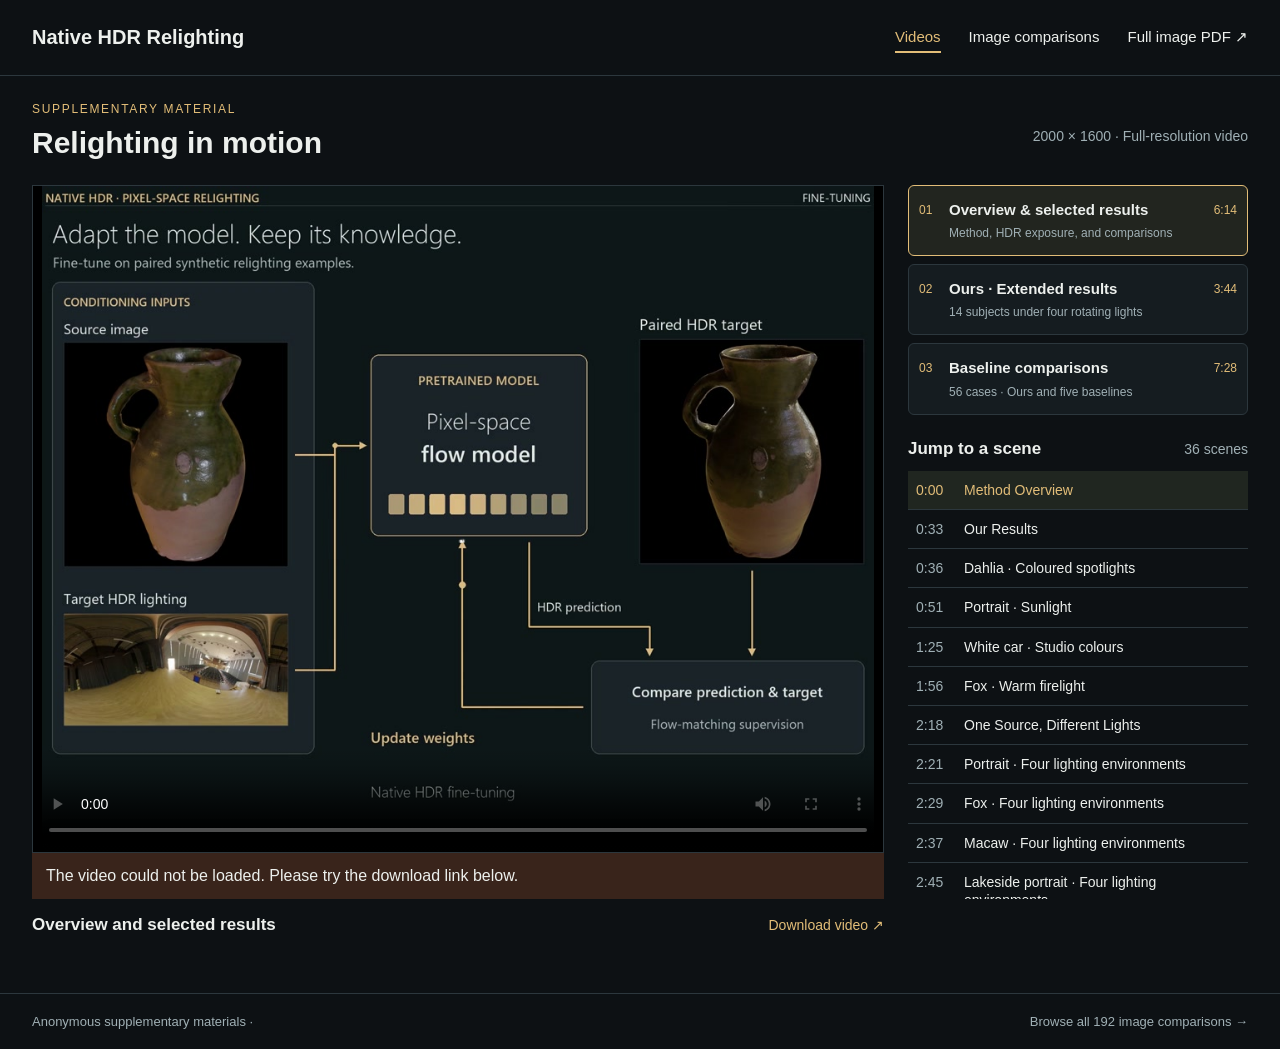
<file: index.html>
<!doctype html>

<html lang="en">

<head>

  <meta charset="utf-8"><meta name="viewport" content="width=device-width,initial-scale=1">

  <meta name="referrer" content="no-referrer"><meta name="robots" content="noindex,nofollow,noarchive">

  <title>Native HDR Relighting · Supplementary videos</title>

  <link rel="stylesheet" href="style.css">

  <script defer src="assets.js"></script>
  <script defer src="chapters.js?v=main-video-selected-v23-complete"></script><script defer src="videos.js?v=main-video-selected-v23-complete-sametab"></script>

</head>

<body>

<header class="topbar"><a class="brand" href="index.html">Native HDR Relighting</a><nav aria-label="Materials"><a aria-current="page" href="index.html">Videos</a><a href="ood.html">Image comparisons</a><a href="https://huggingface.co/datasets/pixelhdr-review/website_assets/resolve/main/downloads/ood-comparisons.pdf" title="Opens in this tab. Use the browser's download button to save the file.">Full image PDF ↗</a></nav></header>

<main>

  <div class="page-heading"><div><p class="eyebrow">Supplementary material</p><h1>Relighting in motion</h1></div><p class="muted">2000 × 1600 · Full-resolution video</p></div>

  <div class="video-layout">

    <section class="screen" aria-label="Video player"><video id="film" controls playsinline preload="metadata" poster="posters/main-video.jpg?v=vase26"><source src="https://huggingface.co/datasets/pixelhdr-review/website_assets/resolve/main/media/main-video.mp4" type="video/mp4"></video><div id="media-error" role="alert" hidden>The video could not be loaded. Please try the download link below.</div><div class="player-caption"><h2 id="film-title">Overview and selected results</h2><a id="download-video" href="https://huggingface.co/datasets/pixelhdr-review/website_assets/resolve/main/media/main-video.mp4" title="Opens in this tab. Use the browser's download button to save the file.">Download video ↗</a></div></section>

    <aside class="playlist"><div class="film-options" aria-label="Select video">

      <button class="film-option selected" data-film="main" aria-pressed="true"><span class="number">01</span><span><strong>Overview & selected results</strong><small>Method, HDR exposure, and comparisons</small></span><span class="duration">6:14</span></button>

      <button class="film-option" data-film="ours" aria-pressed="false"><span class="number">02</span><span><strong>Ours · Extended results</strong><small>14 subjects under four rotating lights</small></span><span class="duration">3:44</span></button>

      <button class="film-option" data-film="comparison" aria-pressed="false"><span class="number">03</span><span><strong>Baseline comparisons</strong><small>56 cases · Ours and five baselines</small></span><span class="duration">7:28</span></button>

    </div><div class="chapter-heading"><h2>Jump to a scene</h2><span id="scene-count" class="muted"></span></div><div id="chapters" class="chapters"></div></aside>

  </div>

</main><footer>Anonymous supplementary materials · <a href="ood.html">Browse all 192 image comparisons →</a></footer>

</body></html>
</file>
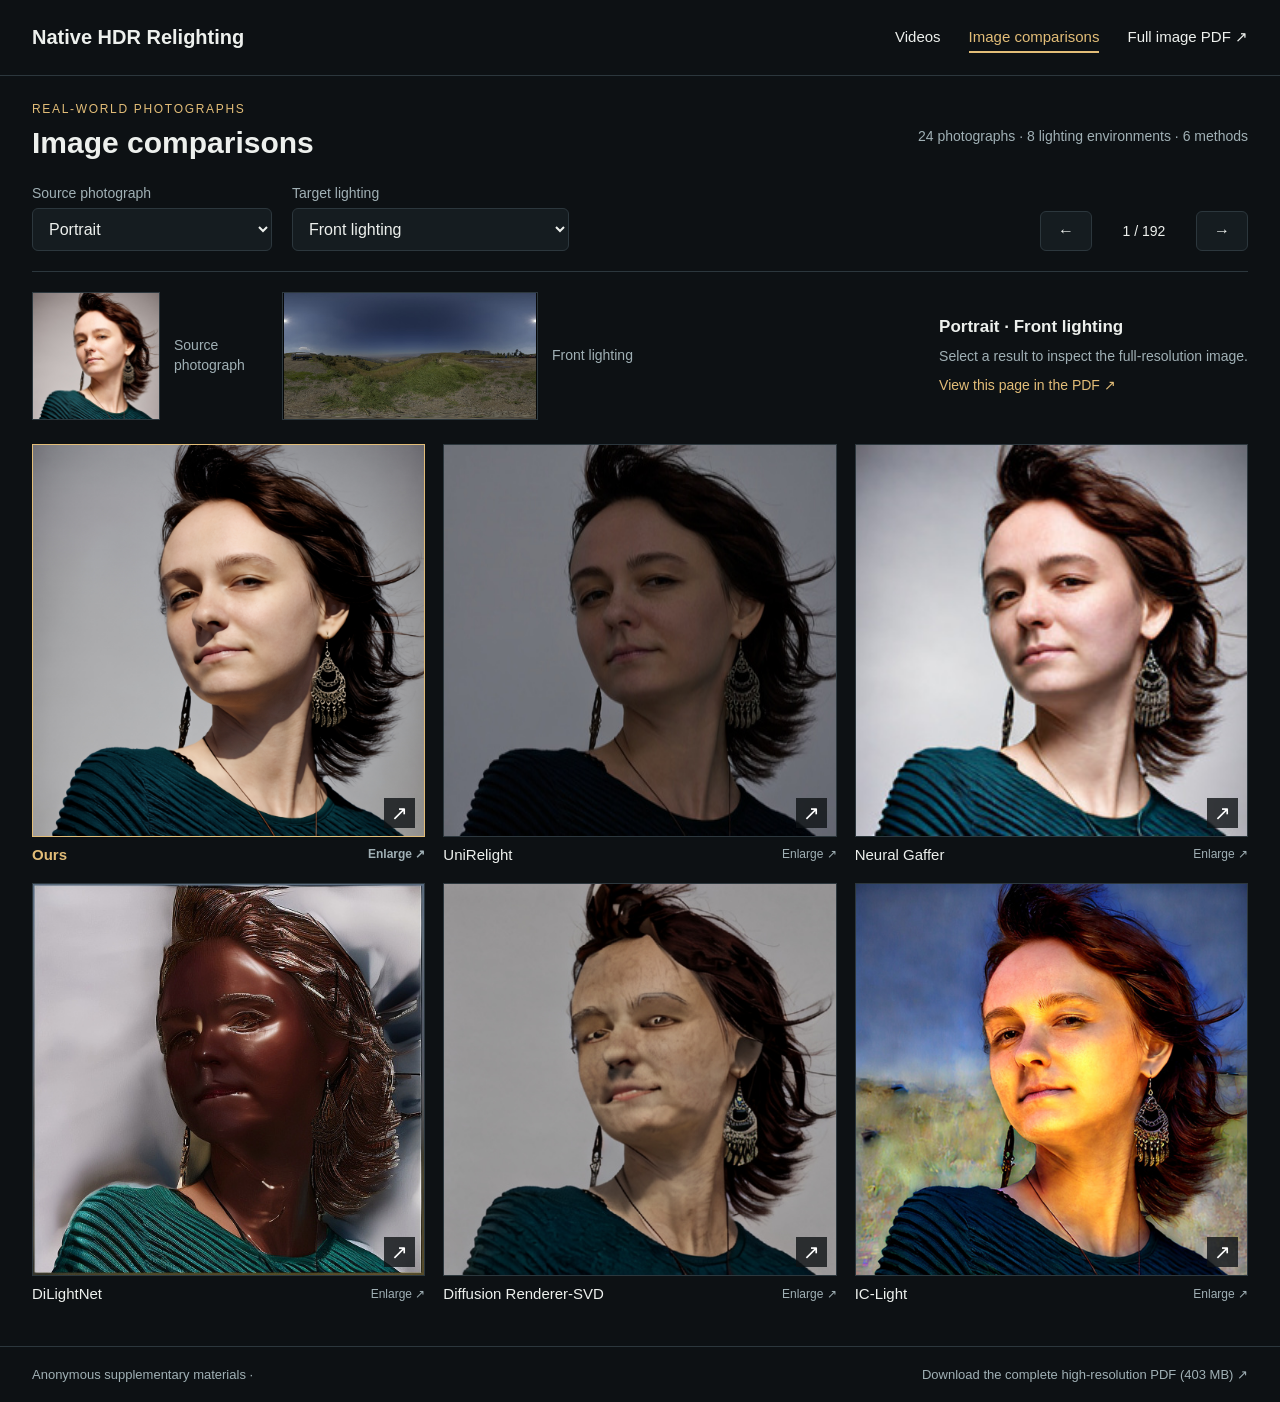
<file: ood.html>
<!doctype html>
<html lang="en">
<head>
  <meta charset="utf-8"><meta name="viewport" content="width=device-width,initial-scale=1">
  <meta name="referrer" content="no-referrer"><meta name="robots" content="noindex,nofollow,noarchive">
  <title>Native HDR Relighting · Image comparisons</title><link rel="stylesheet" href="style.css">
  <script defer src="assets.js"></script>
  <script defer src="ood/data.js"></script><script defer src="gallery.js"></script>
</head>
<body>
<header class="topbar"><a class="brand" href="index.html">Native HDR Relighting</a><nav aria-label="Materials"><a href="index.html">Videos</a><a aria-current="page" href="ood.html">Image comparisons</a><a href="https://huggingface.co/datasets/pixelhdr-review/website_assets/resolve/main/downloads/ood-comparisons.pdf" title="Opens in this tab. Use the browser's download button to save the file.">Full image PDF ↗</a></nav></header>
<main>
  <div class="page-heading"><div><p class="eyebrow">Real-world photographs</p><h1>Image comparisons</h1></div><p class="muted">24 photographs · 8 lighting environments · 6 methods</p></div>
  <section class="gallery-controls" aria-label="Choose a comparison"><label>Source photograph<select id="source-filter"></select></label><label>Target lighting<select id="light-filter"></select></label><div class="stepper"><button id="prev" aria-label="Previous comparison">←</button><span id="case-count" aria-live="polite"></span><button id="next" aria-label="Next comparison">→</button></div></section>
  <div id="gallery-status" class="muted" role="status">Loading comparisons…</div>
  <section class="input-strip"><button class="input-item" id="source-open"><img id="source-image" alt="Source photograph"><span>Source photograph</span></button><button class="input-item environment" id="environment-open"><img id="environment-image" alt="Target lighting environment"><span id="light-caption">Target HDR lighting</span></button><div class="case-description"><h2 id="case-title"></h2><p class="muted">Select a result to inspect the full-resolution image.</p><a id="pdf-page" href="https://huggingface.co/datasets/pixelhdr-review/website_assets/resolve/main/downloads/ood-comparisons.pdf" title="Opens in this tab. Use the browser's download button to save the file.">View this page in the PDF ↗</a></div></section>
  <section id="results" class="results-grid" aria-label="Method comparisons"></section>
</main>
<dialog id="image-dialog"><div class="dialog-bar"><h2 id="image-title"></h2><div><button id="fit-image" aria-pressed="true">Fit</button><button id="actual-image" aria-pressed="false">Actual pixels</button><button id="close-image" aria-label="Close image">Close ×</button></div></div><div id="image-viewport" class="image-viewport"><img id="full-image" alt=""></div></dialog>
<footer>Anonymous supplementary materials · <a href="https://huggingface.co/datasets/pixelhdr-review/website_assets/resolve/main/downloads/ood-comparisons.pdf" title="Opens in this tab. Use the browser's download button to save the file.">Download the complete high-resolution PDF (403 MB) ↗</a></footer>
</body></html>
</file>
<file: style.css>
:root{color-scheme:dark;--bg:#0d1114;--panel:#151c20;--line:#2c373d;--text:#edf0ed;--muted:#a0b0b5;--accent:#e2bd78;font-family:Arial,Helvetica,sans-serif;font-size:16px}*{box-sizing:border-box}body{margin:0;background:var(--bg);color:var(--text)}a{color:inherit;text-decoration:none}a:hover{color:var(--accent)}button,select{font:inherit;color:inherit;background:var(--panel);border:1px solid var(--line);border-radius:6px}button{cursor:pointer}button:hover,select:hover{border-color:var(--accent)}:focus-visible{outline:2px solid var(--accent);outline-offset:4px}button:disabled{opacity:.4;cursor:default}.topbar{display:flex;justify-content:space-between;align-items:center;gap:24px;padding:22px 32px;border-bottom:1px solid var(--line)}.brand{font-size:20px;font-weight:700}.topbar nav{display:flex;gap:28px;font-size:15px}.topbar nav a{padding:6px 0}.topbar nav a[aria-current]{color:var(--accent);border-bottom:2px solid var(--accent)}main{max-width:1880px;margin:auto;padding:24px 32px}.page-heading{display:flex;align-items:end;justify-content:space-between;gap:20px;margin-bottom:24px}.eyebrow{text-transform:uppercase;letter-spacing:.14em;color:var(--accent);font-size:12px;margin:0 0 8px}h1{font-size:30px;line-height:1.15;margin:0;font-weight:600}h2{font-size:17px;margin:0;font-weight:600}p{line-height:1.5}.muted{color:var(--muted);font-size:14px}.video-layout{display:grid;grid-template-columns:minmax(0,1fr) 340px;gap:24px;align-items:start}.screen{min-width:0}video{display:block;width:100%;max-height:calc(100vh - 232px);min-height:320px;background:#000;aspect-ratio:5/4;border:1px solid var(--line);object-fit:contain}.player-caption{display:flex;gap:16px;justify-content:space-between;align-items:center;padding:16px 0}.player-caption a{font-size:14px;color:var(--accent)}.film-options{display:grid;gap:8px}.film-option{display:grid;grid-template-columns:20px 1fr auto;gap:10px;text-align:left;padding:14px 10px;align-items:start;line-height:1.35}.film-option.selected{border-color:var(--accent);background:#22251f}.film-option strong{display:block;font-size:15px}.film-option small{display:block;color:var(--muted);margin-top:5px;font-size:12px}.number,.duration{font-size:12px;color:var(--accent);padding-top:2px}.chapter-heading{display:flex;align-items:center;justify-content:space-between;margin:24px 0 12px}.chapters{max-height:calc(100vh - 472px);min-height:150px;overflow:auto;scrollbar-width:thin}.chapter{display:flex;width:100%;gap:13px;padding:10px 8px;border:0;border-bottom:1px solid var(--line);border-radius:0;background:transparent;text-align:left;font-size:14px;line-height:1.3}.chapter time{flex:0 0 35px;color:var(--muted);font-variant-numeric:tabular-nums}.chapter.active{color:var(--accent);background:#202620}.chapter.active time{color:var(--accent)}footer{max-width:1880px;margin:18px auto 0;padding:20px 32px;border-top:1px solid var(--line);color:var(--muted);font-size:13px;display:flex;justify-content:space-between;gap:18px}#media-error{background:#39241b;padding:14px}.gallery-controls{display:flex;align-items:end;gap:20px;border-bottom:1px solid var(--line);padding-bottom:20px;margin-bottom:20px}.gallery-controls label{display:grid;gap:7px;min-width:240px;color:var(--muted);font-size:14px}select{padding:11px 35px 11px 12px;max-width:100%;font-size:16px;color:var(--text)}.stepper{margin-left:auto;display:flex;align-items:center;gap:16px}.stepper button{padding:10px 17px}.stepper span{font-variant-numeric:tabular-nums;font-size:14px;min-width:72px;text-align:center}.input-strip{display:flex;align-items:center;gap:20px;margin:14px 0 24px}.input-item{padding:0;border:none;background:transparent;display:flex;align-items:center;gap:14px;text-align:left;color:var(--muted);font-size:14px}.input-item img{width:128px;height:128px;object-fit:contain;background:#060809;border:1px solid var(--line)}.input-item span{max-width:88px;line-height:1.4}.environment img{width:256px;height:128px;object-fit:contain}.case-description{margin-left:auto;max-width:380px}.case-description a{color:var(--accent);font-size:14px}.case-description p{margin:9px 0}.results-grid{display:grid;grid-template-columns:repeat(3,minmax(0,1fr));gap:18px}.result-card{margin:0;min-width:0}.result-card button{width:100%;display:block;position:relative;padding:0;border:1px solid var(--line);border-radius:0;background:#000;overflow:hidden}.result-card img{width:100%;height:auto;aspect-ratio:1;object-fit:contain;display:block}.result-card img.pdf-square{object-fit:fill}.result-card figcaption{display:flex;justify-content:space-between;align-items:center;padding:9px 0 2px;font-size:15px}.result-card.ours figcaption{color:var(--accent);font-weight:700}.result-card.ours button{border-color:var(--accent)}.result-card small{color:var(--muted);font-size:12px}.result-card button:after{content:'↗';position:absolute;right:9px;bottom:8px;padding:3px 7px;background:#0d1114c9;color:white;font-size:20px}.input-strip.loading,.results-grid.loading{opacity:.35;pointer-events:none}dialog{width:96vw;max-width:none;height:94vh;max-height:none;padding:0;background:var(--bg);color:var(--text);border:1px solid var(--line);border-radius:8px}dialog::backdrop{background:#000c}.dialog-bar{display:flex;justify-content:space-between;align-items:center;gap:14px;padding:14px 18px;border-bottom:1px solid var(--line);height:66px}.dialog-bar div{display:flex;gap:8px}.dialog-bar button{padding:8px 12px;font-size:14px}.dialog-bar button[aria-pressed=true]{border-color:var(--accent);color:var(--accent)}.image-viewport{height:calc(100% - 66px);overflow:auto;display:flex;justify-content:center;align-items:center;background:#080a0c}.image-viewport img{display:block;max-width:100%;max-height:100%;object-fit:contain}.image-viewport.actual{display:block}.image-viewport.actual img{max-width:none;max-height:none;margin:auto}.image-viewport img.square-preview{aspect-ratio:1;object-fit:fill;height:auto}#gallery-status:empty{display:none}@media(min-width:1700px){.video-layout{grid-template-columns:minmax(0,1fr) 390px}}@media(max-width:1000px){.video-layout{grid-template-columns:1fr}.playlist{display:grid;grid-template-columns:1fr 1fr;gap:16px}.chapter-heading{display:none}.chapters{max-height:245px;margin:0}.input-strip{flex-wrap:wrap}.case-description{max-width:none;margin-left:0;flex-basis:100%}.results-grid{gap:12px}.gallery-controls label{min-width:180px}.topbar{padding:18px 20px}.topbar nav{gap:15px}main{padding:22px 20px}video{max-height:none}footer{padding:20px}}@media(max-width:650px){.topbar{align-items:start;flex-direction:column;gap:12px}.topbar nav{gap:18px;flex-wrap:wrap;font-size:14px}.page-heading{display:block}.page-heading .muted{margin-bottom:0}h1{font-size:26px}.playlist{display:block}.chapters{margin-top:20px}.player-caption{align-items:start}video{min-height:0}.gallery-controls{flex-wrap:wrap;gap:12px}.gallery-controls label{min-width:0;flex:1 1 42%}.stepper{margin:0 0 0 auto}.input-strip{gap:12px}.input-item{gap:8px}.input-item img{width:88px;height:88px}.environment img{width:176px;height:88px}.input-item span{max-width:76px;font-size:12px}.results-grid{grid-template-columns:repeat(2,minmax(0,1fr))}.dialog-bar{height:auto;flex-wrap:wrap}.image-viewport{height:calc(100% - 110px)}footer{flex-direction:column;font-size:12px}.result-card figcaption{font-size:13px}.result-card small{display:none}}
dialog[open]{display:flex;flex-direction:column}.dialog-bar{flex-shrink:0}.image-viewport{flex:1;min-height:0;height:auto;container-type:size}.image-viewport img{width:auto;height:auto;flex-shrink:0}.image-viewport:not(.actual) img.square-preview{width:min(100cqw,100cqh);height:min(100cqw,100cqh)}.image-viewport.actual img.square-preview{height:auto;aspect-ratio:1}
</file>
